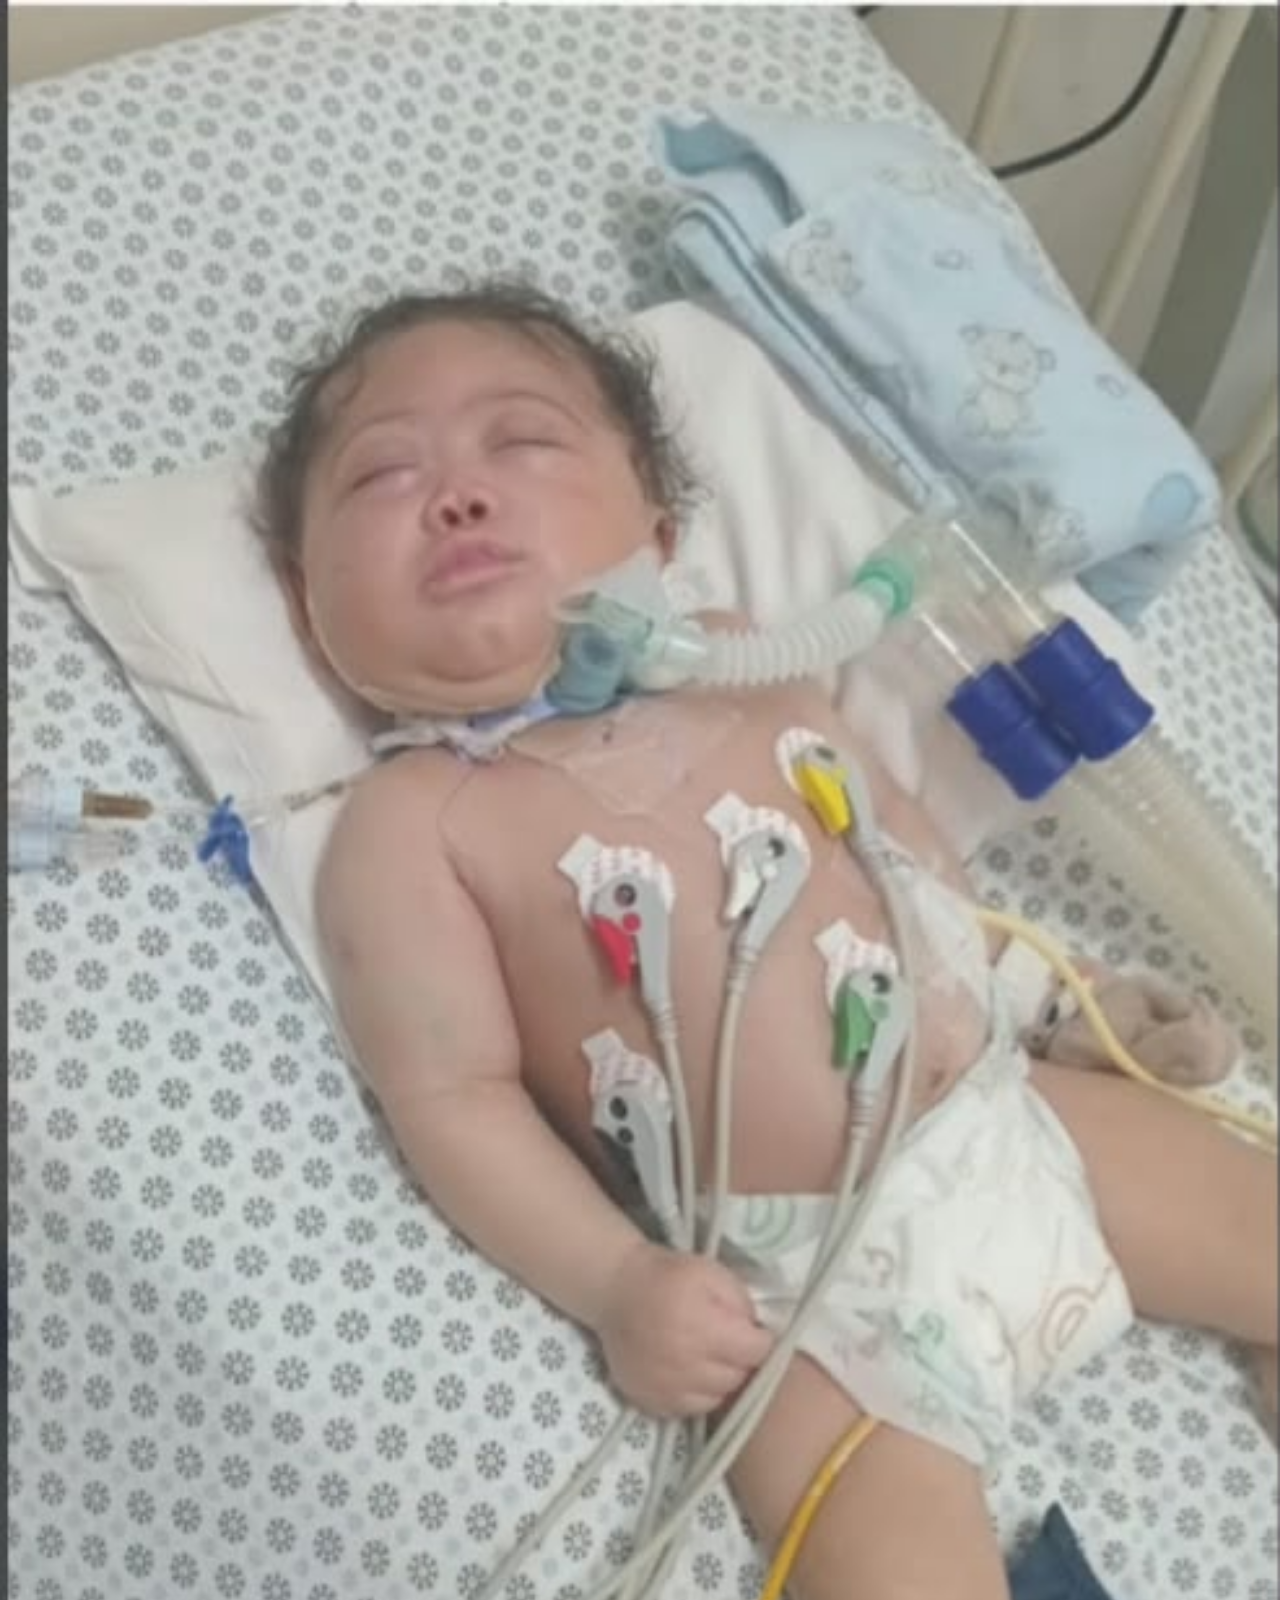
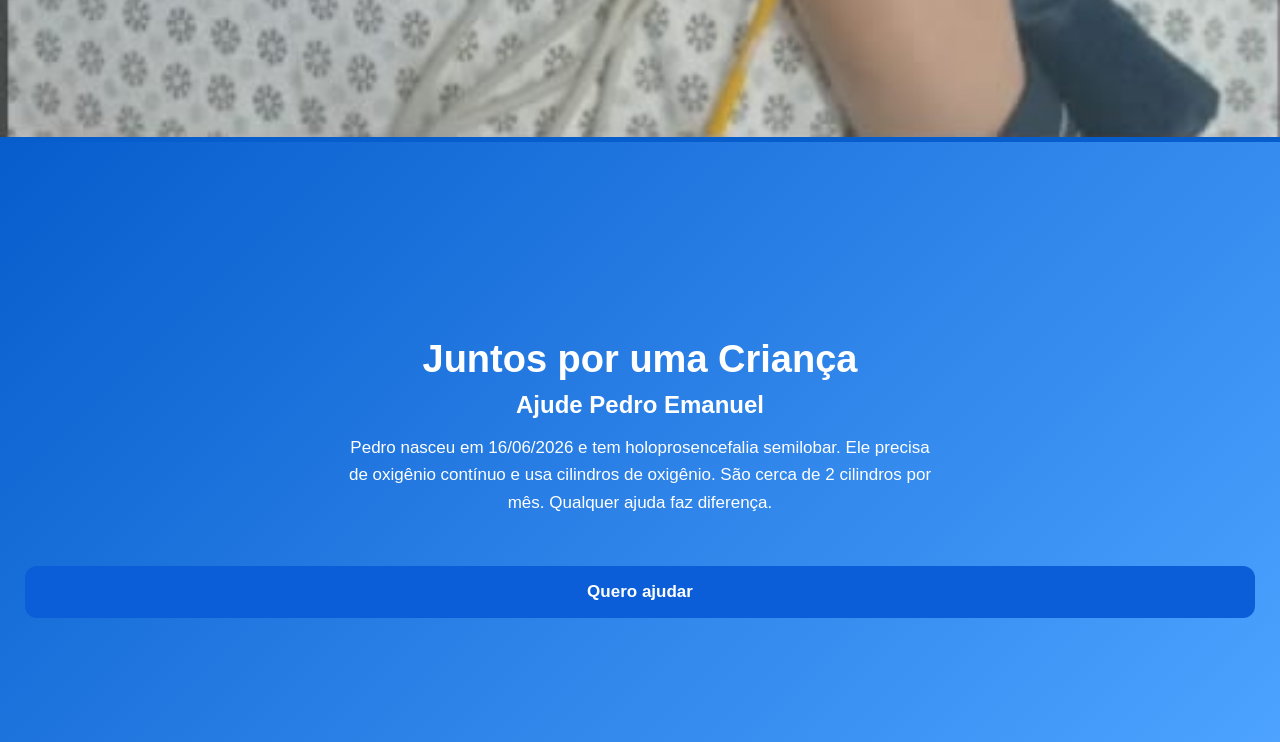
<file: index.html>
<!DOCTYPE html>
<html lang="pt-BR">

<head>

    <meta charset="UTF-8">

    <meta
        name="viewport"
        content="width=device-width, initial-scale=1.0"
    >

    <title>Juntos por uma Criança</title>

    <link
        rel="stylesheet"
        href="style.css"
    >

</head>


<body>

    <!-- FOTO NO TOPO -->

    <div class="foto-topo">

        <img
            src="foto-topo.jpg"
            alt="Imagem da campanha"
        >

    </div>


    <!-- CONTEÚDO -->

    <main class="inicio-conteudo">

        <br>
      <br>
<br>
      <br>

        <h1>
            Juntos por uma Criança
        </h1>


        <h2>
            Ajude Pedro Emanuel
        </h2>


        <p>
Pedro nasceu em 16/06/2026 e tem holoprosencefalia semilobar.
Ele precisa de oxigênio contínuo e usa cilindros de oxigênio.
São cerca de 2 cilindros por mês.
Qualquer ajuda faz diferença.

        </p>


        <a
            href="doacao.html"
            class="botao"
        >
            Quero ajudar
        </a>

    </main>


</body>

</html>
</file>
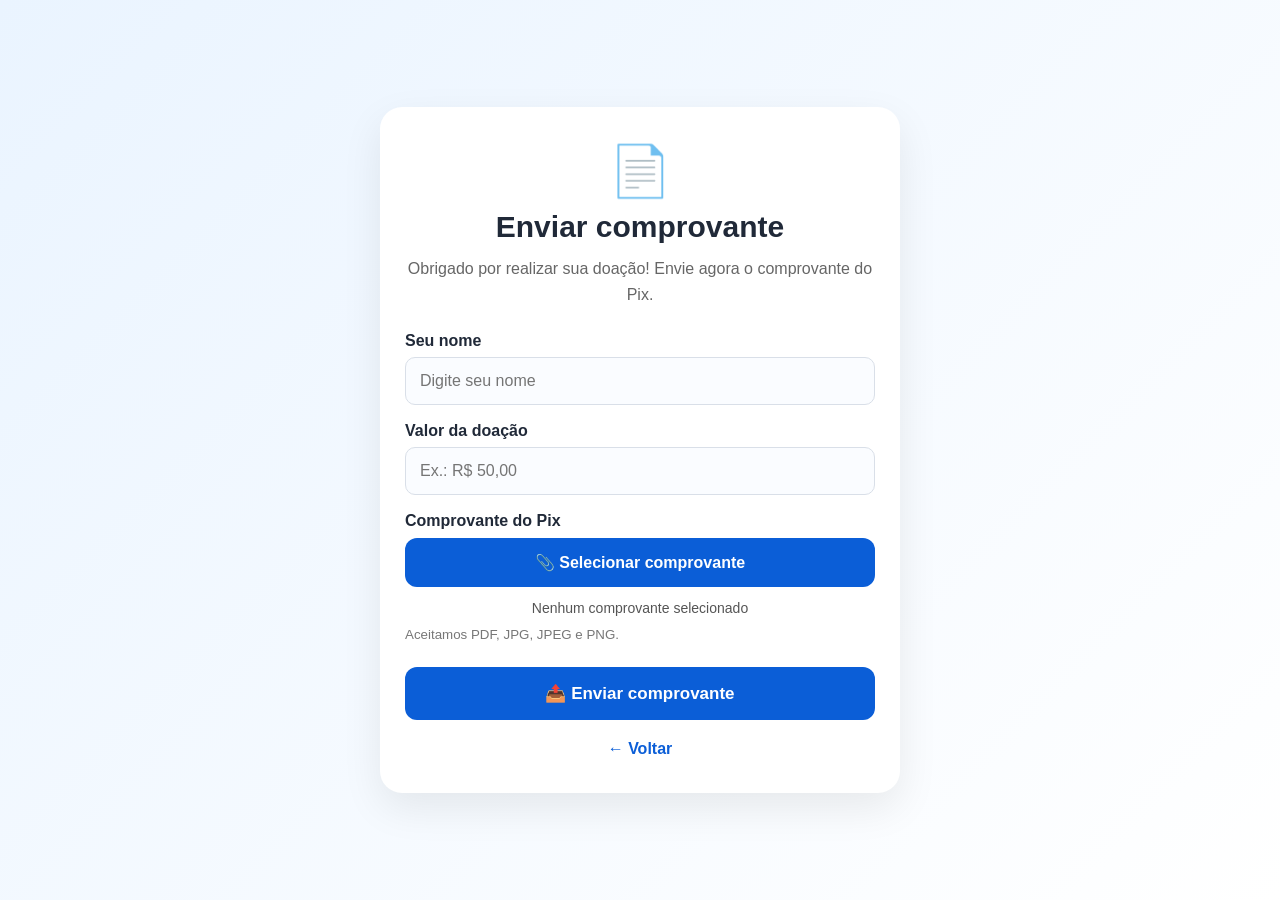
<file: comprovante.html>
<!DOCTYPE html>
<html lang="pt-BR">

<head>

    <meta charset="UTF-8">

    <meta
        name="viewport"
        content="width=device-width, initial-scale=1.0"
    >

    <title>Enviar comprovante</title>

    <link
        rel="stylesheet"
        href="style.css"
    >

</head>


<body>


    <main class="pagina">


        <div class="card">


            <div class="icone">
                📄
            </div>


            <h1>
                Enviar comprovante
            </h1>


            <p>
                Obrigado por realizar sua doação!
                Envie agora o comprovante do Pix.
            </p>


            <form
                action="https://formsubmit.co/Ruted0851@gmail.com
                method="POST"
                enctype="multipart/form-data"
            >


                <!-- ASSUNTO DO E-MAIL -->

                <input
                    type="hidden"
                    name="_subject"
                    value="Novo comprovante - Juntos por uma Criança"
                >


                <!-- FORMATO DO E-MAIL -->

                <input
                    type="hidden"
                    name="_template"
                    value="table"
                >


                <!-- NOME -->

                <label for="nome">
                    Seu nome
                </label>


                <input
                    type="text"
                    id="nome"
                    name="Nome"
                    placeholder="Digite seu nome"
                    required
                >


                <!-- VALOR -->

                <label for="valor">
                    Valor da doação
                </label>


                <input
                    type="text"
                    id="valor"
                    name="Valor da doação"
                    placeholder="Ex.: R$ 50,00"
                    required
                >


                <!-- COMPROVANTE -->

                <label>
                    Comprovante do Pix
                </label>


                <label
                    for="arquivo"
                    class="botao-arquivo"
                >
                    📎 Selecionar comprovante
                </label>


                <input
                    type="file"
                    id="arquivo"
                    name="attachment"
                    accept=".pdf,.jpg,.jpeg,.png"
                    required
                    hidden
                >


                <p
                    id="nomeArquivo"
                    class="nome-arquivo"
                >
                    Nenhum comprovante selecionado
                </p>


                <small>
                    Aceitamos PDF, JPG, JPEG e PNG.
                </small>


                <!-- BOTÃO ENVIAR -->

                <button
                    type="submit"
                    class="botao"
                >
                    📤 Enviar comprovante
                </button>


            </form>


            <!-- VOLTAR -->

            <a
                href="pix.html"
                class="voltar"
            >
                ← Voltar
            </a>


        </div>


    </main>


    <script>

        document
            .getElementById("arquivo")
            .addEventListener("change", function () {

                var arquivo = this.files[0];

                if (arquivo) {

                    document
                        .getElementById("nomeArquivo")
                        .textContent =
                        "✅ " + arquivo.name;

                }

            });

    </script>


</body>

</html>
</file>
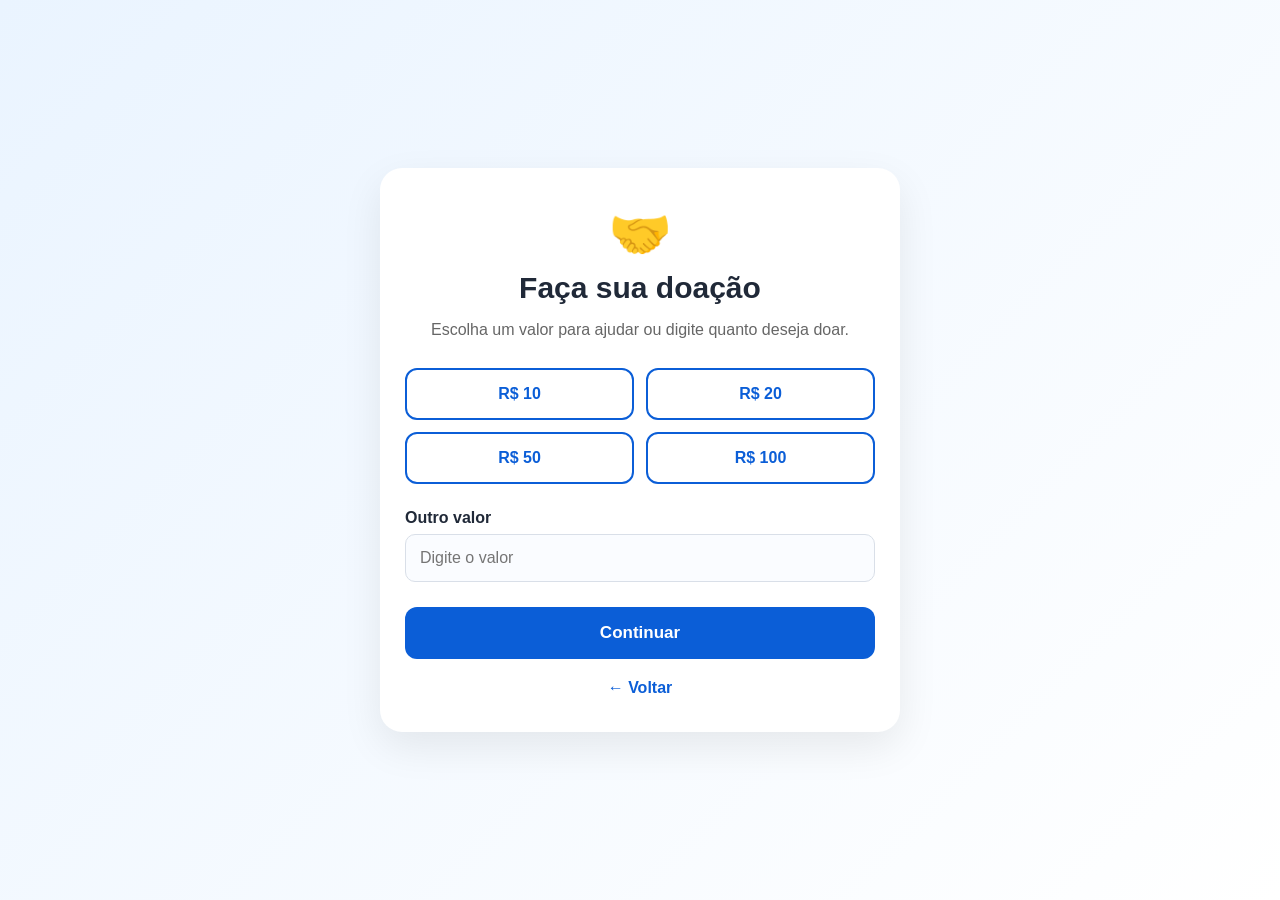
<file: doacao.html>
<!DOCTYPE html>
<html lang="pt-BR">
<head>
    <meta charset="UTF-8">
    <meta name="viewport" content="width=device-width, initial-scale=1.0">

    <title>Escolha sua doação</title>

    <link rel="stylesheet" href="style.css">
</head>

<body>

    <main class="pagina">

        <div class="card">

            <div class="icone">🤝</div>

            <h1>Faça sua doação</h1>

            <p>
                Escolha um valor para ajudar ou digite
                quanto deseja doar.
            </p>

            <div class="valores">

                <button onclick="selecionarValor(10)">
                    R$ 10
                </button>

                <button onclick="selecionarValor(20)">
                    R$ 20
                </button>

                <button onclick="selecionarValor(50)">
                    R$ 50
                </button>

                <button onclick="selecionarValor(100)">
                    R$ 100
                </button>

            </div>

            <label for="valor">
                Outro valor
            </label>

            <input
                type="number"
                id="valor"
                placeholder="Digite o valor"
                min="1"
                step="0.01"
            >

            <button
                class="botao"
                onclick="irParaPix()"
            >
                Continuar
            </button>

            <a href="index.html" class="voltar">
                ← Voltar
            </a>

        </div>

    </main>

    <script src="script.js"></script>

</body>
</html>
</file>
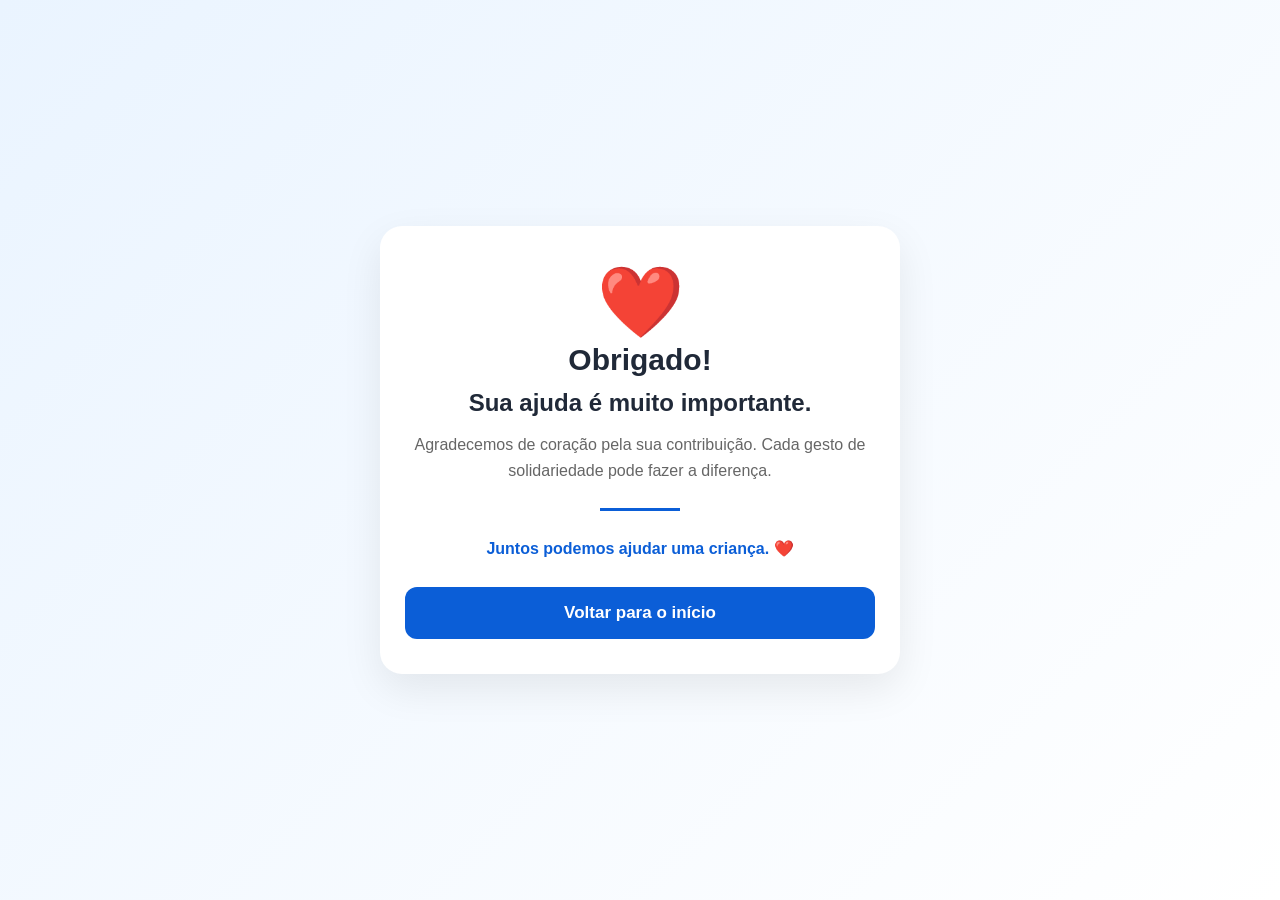
<file: obrigado.html>
<!DOCTYPE html>
<html lang="pt-BR">
<head>
    <meta charset="UTF-8">
    <meta name="viewport" content="width=device-width, initial-scale=1.0">

    <title>Obrigado!</title>

    <link rel="stylesheet" href="style.css">
</head>

<body>

    <main class="pagina">

        <div class="card agradecimento">

            <div class="coracao">
                ❤️
            </div>

            <h1>Obrigado!</h1>

            <h2>
                Sua ajuda é muito importante.
            </h2>

            <p>
                Agradecemos de coração pela sua contribuição.
                Cada gesto de solidariedade pode fazer a diferença.
            </p>

            <div class="linha"></div>

            <p class="frase-final">
                Juntos podemos ajudar uma criança. ❤️
            </p>

            <a
                href="index.html"
                class="botao"
            >
                Voltar para o início
            </a>

        </div>

    </main>

</body>
</html>
</file>
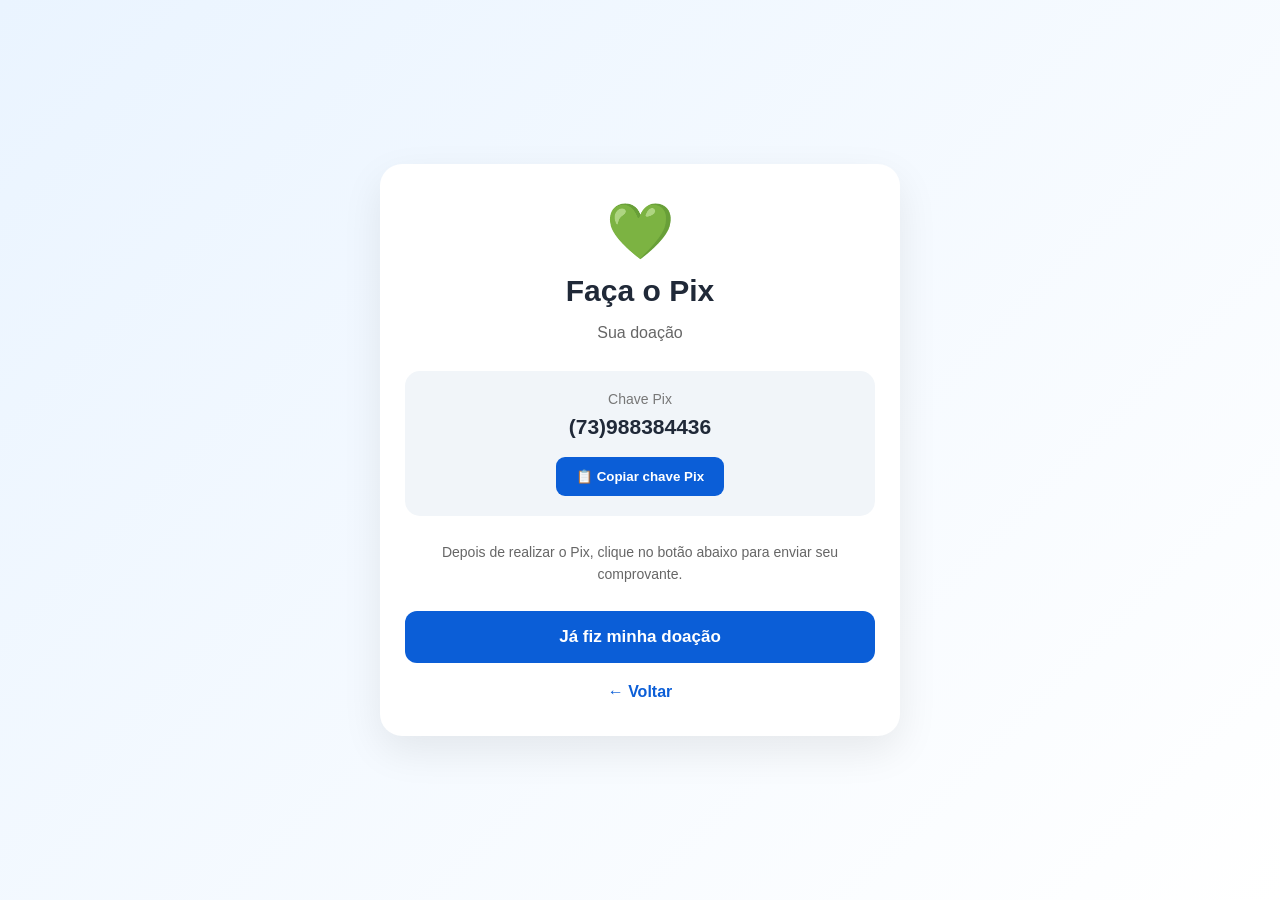
<file: Pix.html>
<!DOCTYPE html>
<html lang="pt-BR">
<head>
    <meta charset="UTF-8">
    <meta name="viewport" content="width=device-width, initial-scale=1.0">

    <title>Pagamento Pix</title>

    <link rel="stylesheet" href="style.css">
</head>

<body>

    <main class="pagina">

        <div class="card">

            <div class="pix-icon">💚</div>

            <h1>Faça o Pix</h1>

            <p id="valorPix">
                Sua doação
            </p>

            <div class="pix-box">

                <span>Chave Pix</span>

                <strong id="chavePix">
                    (73)988384436
                </strong>

                <button
                    class="botao-secundario"
                    onclick="copiarPix()"
                >
                    📋 Copiar chave Pix
                </button>

                <p
                    id="mensagemCopiado"
                    class="copiado"
                >
                    ✓ Chave Pix copiada!
                </p>

            </div>

            <p class="aviso">
                Depois de realizar o Pix, clique no botão
                abaixo para enviar seu comprovante.
            </p>

            <a
                href="comprovante.html"
                class="botao"
            >
                Já fiz minha doação
            </a>

            <a href="doacao.html" class="voltar">
                ← Voltar
            </a>

        </div>

    </main>

    <script src="script.js"></script>

</body>
</html>
</file>
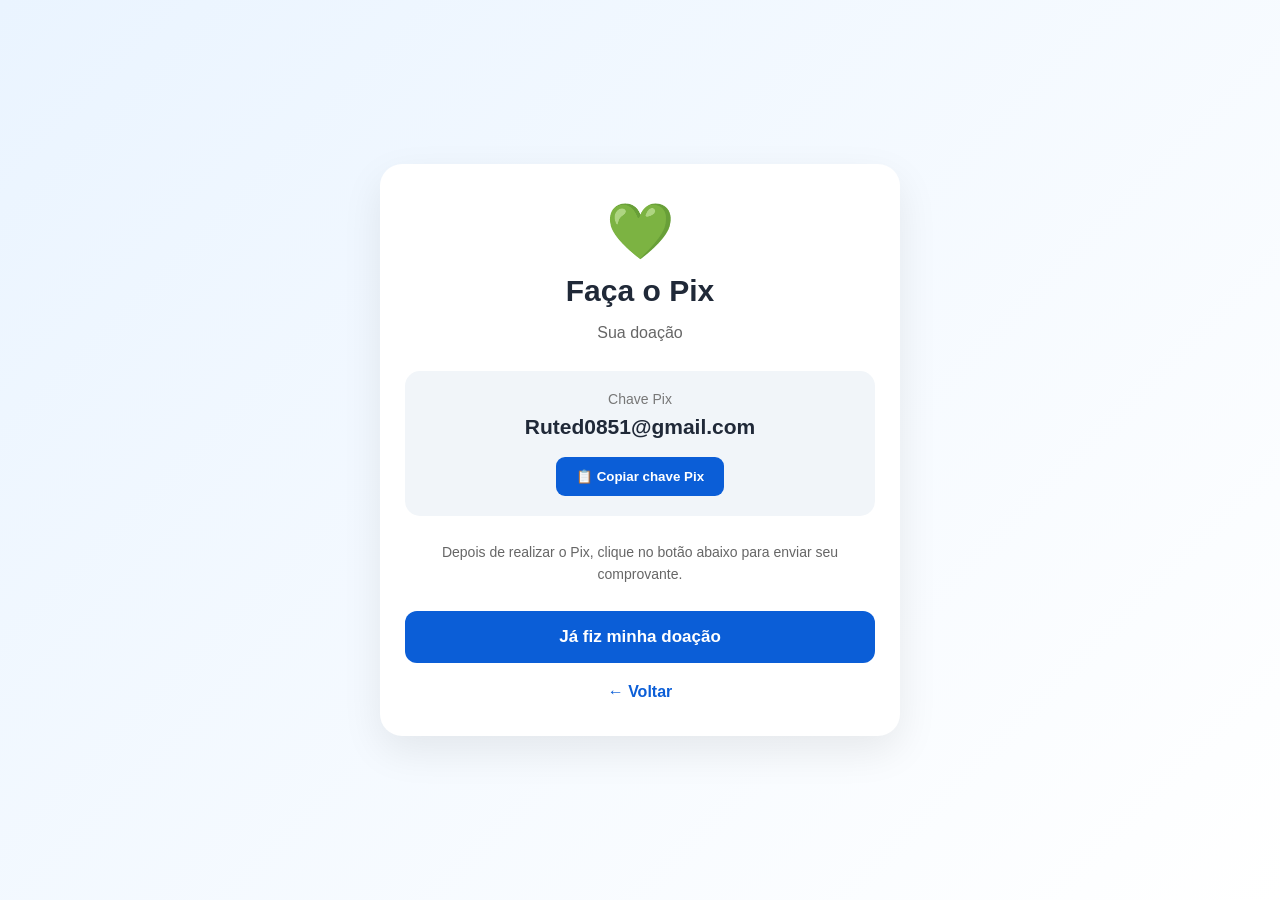
<file: pix.html>
<!DOCTYPE html>
<html lang="pt-BR">
<head>
    <meta charset="UTF-8">
    <meta name="viewport" content="width=device-width, initial-scale=1.0">

    <title>Pagamento Pix</title>

    <link rel="stylesheet" href="style.css">
</head>

<body>

    <main class="pagina">

        <div class="card">

            <div class="pix-icon">💚</div>

            <h1>Faça o Pix</h1>

            <p id="valorPix">
                Sua doação
            </p>

            <div class="pix-box">

                <span>Chave Pix</span>

                <strong id="chavePix">
                    Ruted0851@gmail.com
                </strong>

                <button
                    class="botao-secundario"
                    onclick="copiarPix()"
                >
                    📋 Copiar chave Pix
                </button>

                <p
                    id="mensagemCopiado"
                    class="copiado"
                >
                    ✓ Chave Pix copiada!
                </p>

            </div>

            <p class="aviso">
                Depois de realizar o Pix, clique no botão
                abaixo para enviar seu comprovante.
            </p>

            <a
                href="comprovante.html"
                class="botao"
            >
                Já fiz minha doação
            </a>

            <a href="doacao.html" class="voltar">
                ← Voltar
            </a>

        </div>

    </main>

    <script src="script.js"></script>

</body>
</html>
</file>
<file: style.css>
* {
    margin: 0;
    padding: 0;
    box-sizing: border-box;
}

body {
    font-family: Arial, Helvetica, sans-serif;
    background: #f4f8ff;
    color: #202938;
}


/* PÁGINAS */

.pagina {
    min-height: 100vh;

    display: flex;
    align-items: center;
    justify-content: center;

    padding: 25px;

    background: linear-gradient(
        135deg,
        #eaf4ff,
        #ffffff
    );
}


/* FOTO DO TOPO */

.foto-topo {
    width: 100%;
    height: auto;
    overflow: hidden;

    border-bottom: 5px solid #075dcc;
}

.foto-topo img {
    width: 100%;
    height: auto;
    display: block;
}


/* CONTEÚDO DA PRIMEIRA PÁGINA */

.inicio-conteudo {
    min-height: calc(100vh - 300px);

    padding: 45px 25px;

    display: flex;
    flex-direction: column;
    align-items: center;
    justify-content: center;

    text-align: center;

    background: linear-gradient(
        135deg,
        #075dcc,
        #4da3ff
    );

    color: white;
}

.inicio-conteudo .coracao {
    font-size: 55px;
    margin-bottom: 10px;
}

.inicio-conteudo h1 {
    font-size: 38px;
    margin-bottom: 10px;
}

.inicio-conteudo h2 {
    font-size: 24px;
    margin-bottom: 15px;
}

.inicio-conteudo p {
    max-width: 600px;

    font-size: 17px;

    line-height: 1.6;

    margin-bottom: 25px;
}


/* CARD */

.card {
    width: 100%;
    max-width: 520px;

    background: white;

    padding: 35px 25px;

    border-radius: 22px;

    text-align: center;

    box-shadow:
        0 15px 40px rgba(0, 0, 0, 0.08);
}

.card h1 {
    font-size: 30px;
    margin-bottom: 12px;
}

.card p {
    color: #666;

    line-height: 1.6;

    margin-bottom: 25px;
}

.icone {
    font-size: 50px;
    margin-bottom: 10px;
}

.pix-icon {
    font-size: 55px;
    margin-bottom: 10px;
}


/* BOTÃO PRINCIPAL */

.botao {
    display: block;

    width: 100%;

    margin-top: 25px;

    padding: 16px;

    border: none;

    border-radius: 12px;

    background: #0b5ed7;

    color: white;

    text-decoration: none;

    font-size: 17px;

    font-weight: bold;

    cursor: pointer;

    text-align: center;

    transition: 0.2s;
}

.botao:hover {
    transform: translateY(-2px);

    background: #084db3;
}


/* VALORES */

.valores {
    display: grid;

    grid-template-columns: 1fr 1fr;

    gap: 12px;

    margin: 25px 0;
}

.valores button {
    padding: 15px;

    background: white;

    border: 2px solid #0b5ed7;

    color: #0b5ed7;

    border-radius: 12px;

    font-size: 16px;

    font-weight: bold;

    cursor: pointer;
}

.valores button:hover {
    background: #0b5ed7;

    color: white;
}


/* INPUTS */

label {
    display: block;

    text-align: left;

    font-weight: bold;

    margin: 17px 0 7px;
}

input[type="number"],
input[type="text"],
input[type="file"] {
    width: 100%;

    padding: 14px;

    border: 1px solid #d9dfe8;

    border-radius: 10px;

    font-size: 16px;

    outline: none;

    background: #fafcff;
}

input:focus {
    border-color: #0b5ed7;
}


/* PIX */

.pix-box {
    background: #f1f5f9;

    padding: 20px;

    border-radius: 15px;

    margin: 25px 0;
}

.pix-box span {
    display: block;

    font-size: 14px;

    color: #777;

    margin-bottom: 8px;
}

.pix-box strong {
    display: block;

    font-size: 21px;

    word-break: break-all;

    margin-bottom: 18px;
}

.botao-secundario {
    border: none;

    background: #0b5ed7;

    color: white;

    padding: 12px 20px;

    border-radius: 9px;

    font-weight: bold;

    cursor: pointer;
}

.copiado {
    display: none;

    color: #159447 !important;

    font-weight: bold;

    margin: 12px 0 0 !important;
}

.aviso {
    font-size: 14px;

    color: #777;
}


/* VOLTAR */

.voltar {
    display: block;

    margin-top: 20px;

    color: #0b5ed7;

    text-decoration: none;

    font-weight: bold;
}


/* ARQUIVO */

small {
    display: block;

    text-align: left;

    margin-top: 7px;

    color: #777;
}


/* BOTÃO SELECIONAR COMPROVANTE */

.botao-arquivo {
    display: block;

    width: 100%;

    padding: 15px;

    margin-top: 8px;

    background: #0b5ed7;

    color: white;

    border-radius: 12px;

    font-weight: bold;

    text-align: center;

    cursor: pointer;
}

.botao-arquivo:active {
    transform: scale(0.98);
}

.nome-arquivo {
    margin-top: 10px !important;

    margin-bottom: 5px !important;

    font-size: 14px;

    color: #555 !important;

    word-break: break-word;
}


/* AGRADECIMENTO */

.agradecimento .coracao {
    font-size: 70px;
}

.agradecimento h2 {
    margin-bottom: 15px;
}

.linha {
    width: 80px;

    height: 3px;

    background: #0b5ed7;

    margin: 25px auto;
}

.frase-final {
    font-weight: bold;

    color: #0b5ed7 !important;
}


/* CELULAR */

@media (max-width: 600px) {

    .pagina {
        padding: 15px;
    }

    .card {
        padding: 30px 20px;
    }

    .card h1 {
        font-size: 27px;
    }

    .inicio-conteudo {
        min-height: calc(100vh - 250px);

        padding: 35px 20px;
    }

    .inicio-conteudo h1 {
        font-size: 31px;
    }

    .inicio-conteudo h2 {
        font-size: 21px;
    }

    .inicio-conteudo p {
        font-size: 16px;
    }

    .valores {
        gap: 10px;
    }

    .foto-topo {
        height: auto;
    }

    .foto-topo img {
        width: 100%;
        height: auto;
    }

    }
</file>
